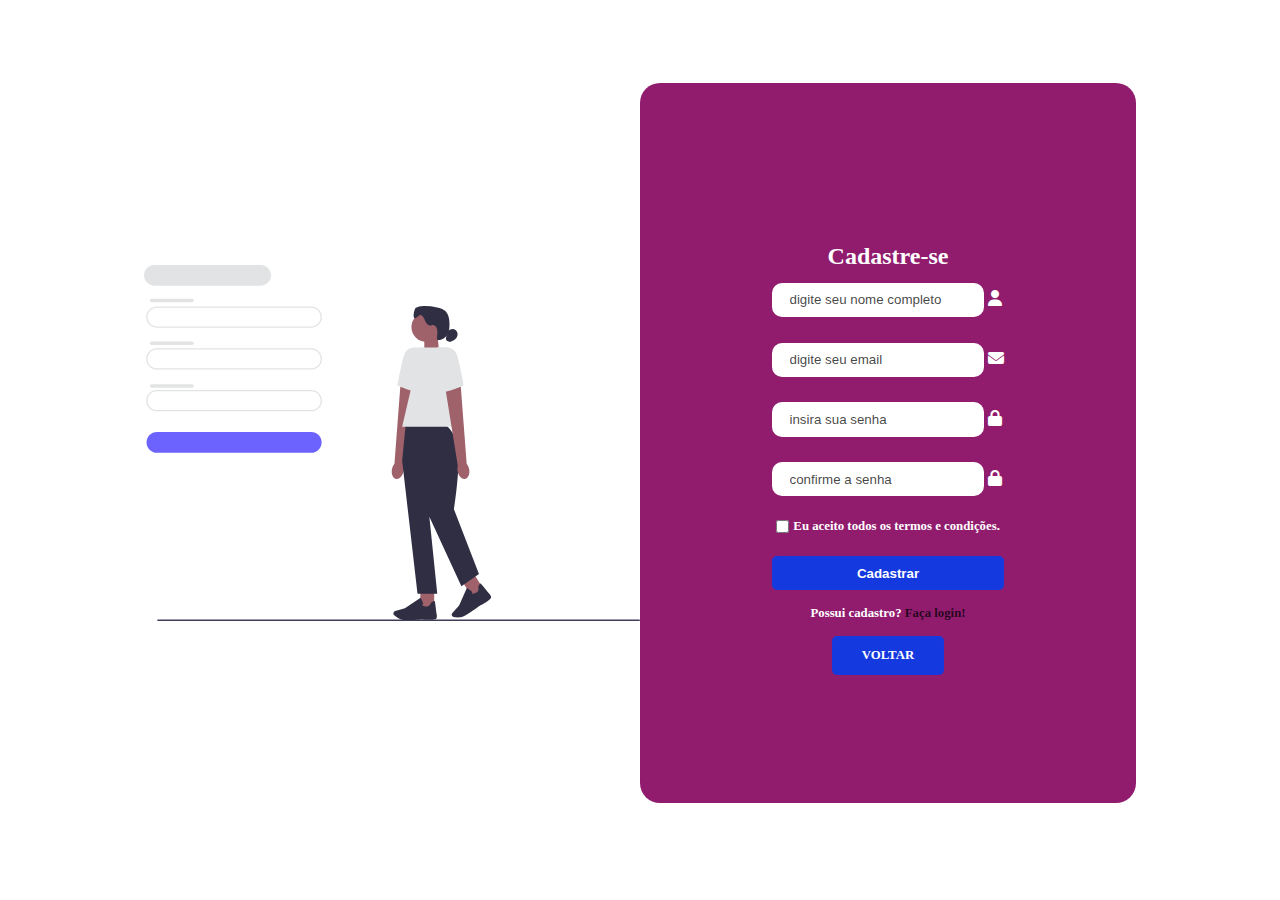
<file: templates/form.html>
<!DOCTYPE html>
<html lang="pt-br">

<head>
  <meta charset="UTF-8">
  <meta http-equiv="X-UA-Compatible" content="IE=edge">
  <meta name="viewport" content="width=device-width, initial-scale=1.0">
  <title>Formulário - Ezequiel</title>
  <!-- Font Awesome -->
  <link rel="stylesheet" href="https://cdnjs.cloudflare.com/ajax/libs/font-awesome/6.3.0/css/all.min.css">
  <link rel="stylesheet" href="../assets/css/styles.css">
</head>

<body>
  <div class="container-form">
    <div class="form-image">
      <img src="../assets/images/sign-up.svg" alt="Sign-up">
    </div>
   <div class="sign-up">
    <span class="title">Cadastre-se</span>
    <form action="#">
      <div class="input-field">
        <input type="text" name="name" id="name" placeholder="digite seu nome completo">
        <i class="fa-solid fa-user"></i>
      </div>
      <div class="input-field">
        <input type="email" name="email" id="email" placeholder="digite seu email">
        <i class="fa-solid fa-envelope" icon></i>
      </div>
      <div class="input-field">
        <input type="password" name="password" id="password" placeholder="insira sua senha">
        <i class="fa-solid fa-lock"></i>
      </div>
      <div class="input-field">
        <input type="password" name="confirm_password" id="confirm_password" placeholder="confirme a senha">
        <i class="fa-solid fa-lock"></i>
      </div>
      <div class="checkbox-content">
        <input type="checkbox" name="term_con" id="term_con">
        <label for="term_con" class="text"> Eu aceito todos os termos e condições.</label>
      </div>
      <div class="input-field submit-btn">
        <input type="submit" value="Cadastrar">
      </div>
    </form>
    <div class="login-signup">
      <span class="text">Possui cadastro?
        <a href="#" class="text login-link">Faça login!</a>
      </span>
    </div>
    <a href="../index.html" class="button">VOLTAR</a>
   </div>   
  </div>
</body>

</html>
</file>
<file: assets/css/styles.css>
/* Estilos Gerais */
@charset "UTF-8";

/* Config inicial */
* {
  margin: 0;
  padding: 0;
  box-sizing: border-box;
}

body {
  display: flex;
  flex-wrap: wrap;
  flex: 1 1 100vw;
  margin: 3px;
}

a {
  text-decoration: none;
}

.button {
  display: inline-block;
  font-weight: 600;
  color: #ffff;
  background-color: #1439DE;
  margin: 15px 0px 0px;
  padding: 12px 30px;
  font-size: 0.8em;
  border-radius: 5px;
  cursor: pointer;
}

.button:hover {
  opacity: 0.9;
}

/* Form */
.container-form {
  width: 80%;
  max-width: 992px;
  height: 80vh;
  display: flex;
  margin: 80px auto;
  border-radius: 20px;
}

.form-image {
  width: 50%;
  display: flex;
  justify-content: center;
  align-items: center;
  padding: 1rem;
}

.form-image img {
  width: 31rem;
}

.sign-up {
  width: 50%;
  display: flex;
  justify-content: center;
  align-items: center;
  flex-direction: column;
  background-color: #911C6E;
  color: #fff;
  border-radius: 20px;
  padding: 2rem;
}

.sign-up .title {
  padding-top: 2rem;
  font-size: 24px;
  font-weight: 600;
}

.sign-up .input-field {
  padding: 0.8rem 0;
}

.input-field input {
  padding: 0.6rem 1.1rem;
  border: none;
  border-radius: 10px;
}

.input-field input:hover {
  background-color: #eeeeee75;
}

.input-field input:focus-visible {
  outline: 1px solid #6c63ff;
}

.input-field input::placeholder {
  color: #000000be;
}

.checkbox-content {
  display: flex;
  justify-content: space-evenly;
  align-items: center;
  padding: 0.6rem 0;
}

.checkbox-content label,
.text {
  font-size: 0.8rem;
  font-weight: 600;
}

.submit-btn input[type="submit"] {
  width: 100%;
  border: none;
  background-color: #1439DE;
  font-weight: 600;
  color: #fff;
  border-radius: 5px;
  cursor: pointer;
}

.submit-btn input[type="submit"]:hover {
  opacity: 0.8;
}

.login-signup a {
  transition: all 0.2s ease;
  color: #000000be;
}

.login-signup a:hover {
  text-decoration: underline;
}

/* Typical Device Breakpoints
--------------------------------
Pequenas telas: ate 600px
Celular: de 600px ate 768px
Tablet: 768px ate 992px
Desktop: 992px ate 1200px;
Grandes telas: acima de 1200px
*/

/* Para telas ate 425px */
@media screen and (max-width: 425px) {

  .form-image,
  .input-field i {
    display: none;
  }

  .container-form {
    width: 80%;
    height: 100vh;
  }

  .sign-up {
    width: 100%;
  }
}

/* Para telas acima de 425px e no maximo 992px */

@media screen and (max-width: 992px) {
  .form-image {
    display: none;
  }

  .container-form {
    width: 80%;
    height: 100vh;
  }

  .sign-up {
    width: 100%;
  }
}
</file>
